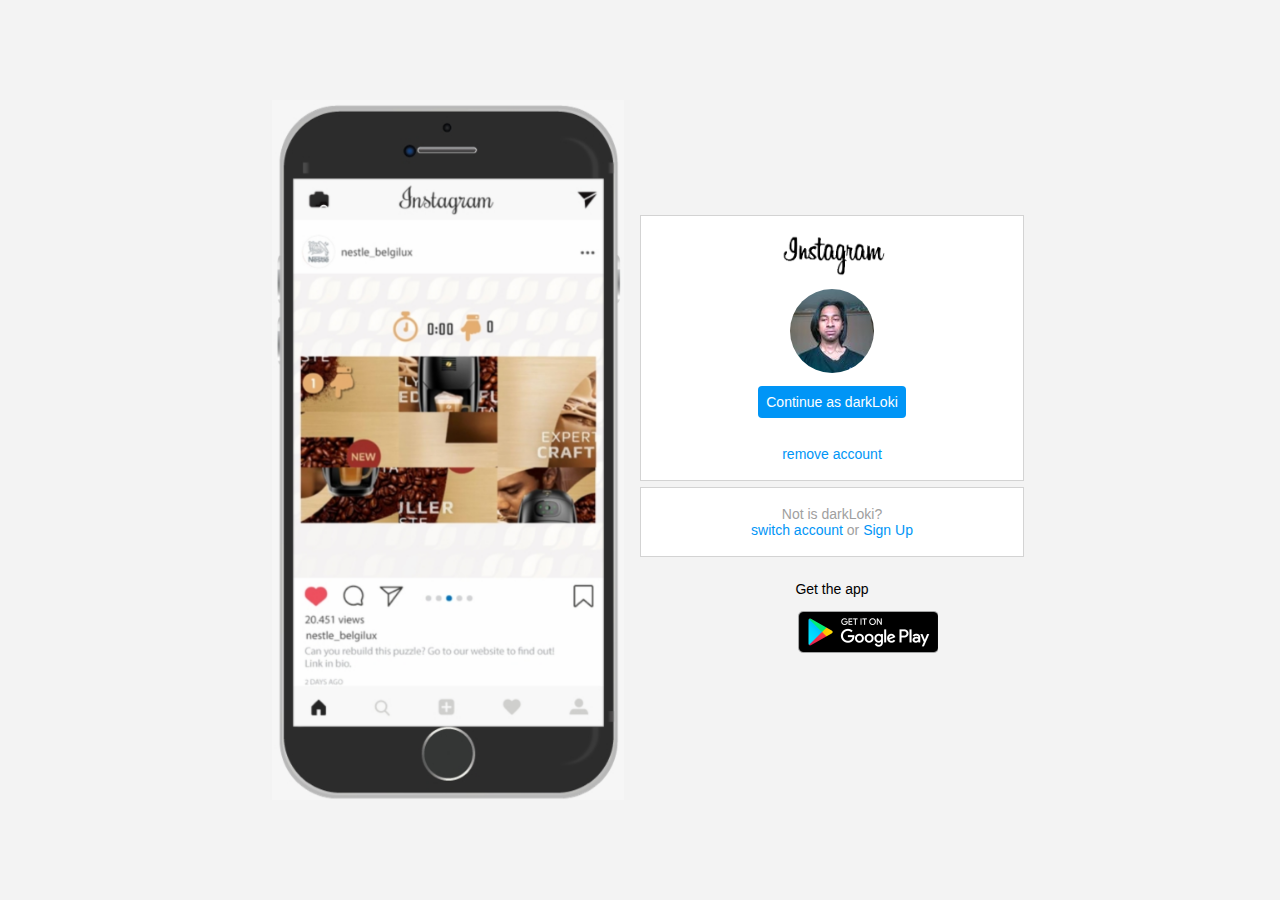
<file: workspace/cópia do instagram.html>
<!DOCTYPE html>
<html lang="en">
<head>
	<meta charset="utf-8">
	<meta name="viewport" content="width=device-width, initial-scale=1.0">
	<link rel="stylesheet" href="style_instagran.css">
	<title>Instagram</title>
</head>
<body>
	<div class="instagram-wrapper">
		<div class="instagram-phone">
			<img src="instagram-iphone.png" alt="iphone">
		</div>
		<div class="instagram-continue">
			<div class="group">
				<img src="images.png" class="instagram-logo" alt="logo">
				<div class="profile-photo">
					<img src="profile-photo.jpg" alt="profile">
				</div>
				<a href="#" class="instagram-login">Continue as darkLoki</a>
				<a href="#" class="instagram-logout">remove account</a>
			</div>
			<div class="group">
				<p class="not-account">Not is darkLoki?</p>
				<p class="not-account">
					<span class="link-blue">switch account</span>
					or
					<span class="link-blue">Sign Up</span>
				</p>
				</div>
			<div class="get-the-app">
				<p class="get-app">Get the app</p>
				<div class="download">
					<a href="#" class="app-donwload"></a>
					<a href="#" class="app-download"></a>
				</div>
			</div>
		</div>
	</div>
</body>
</html>
</file>
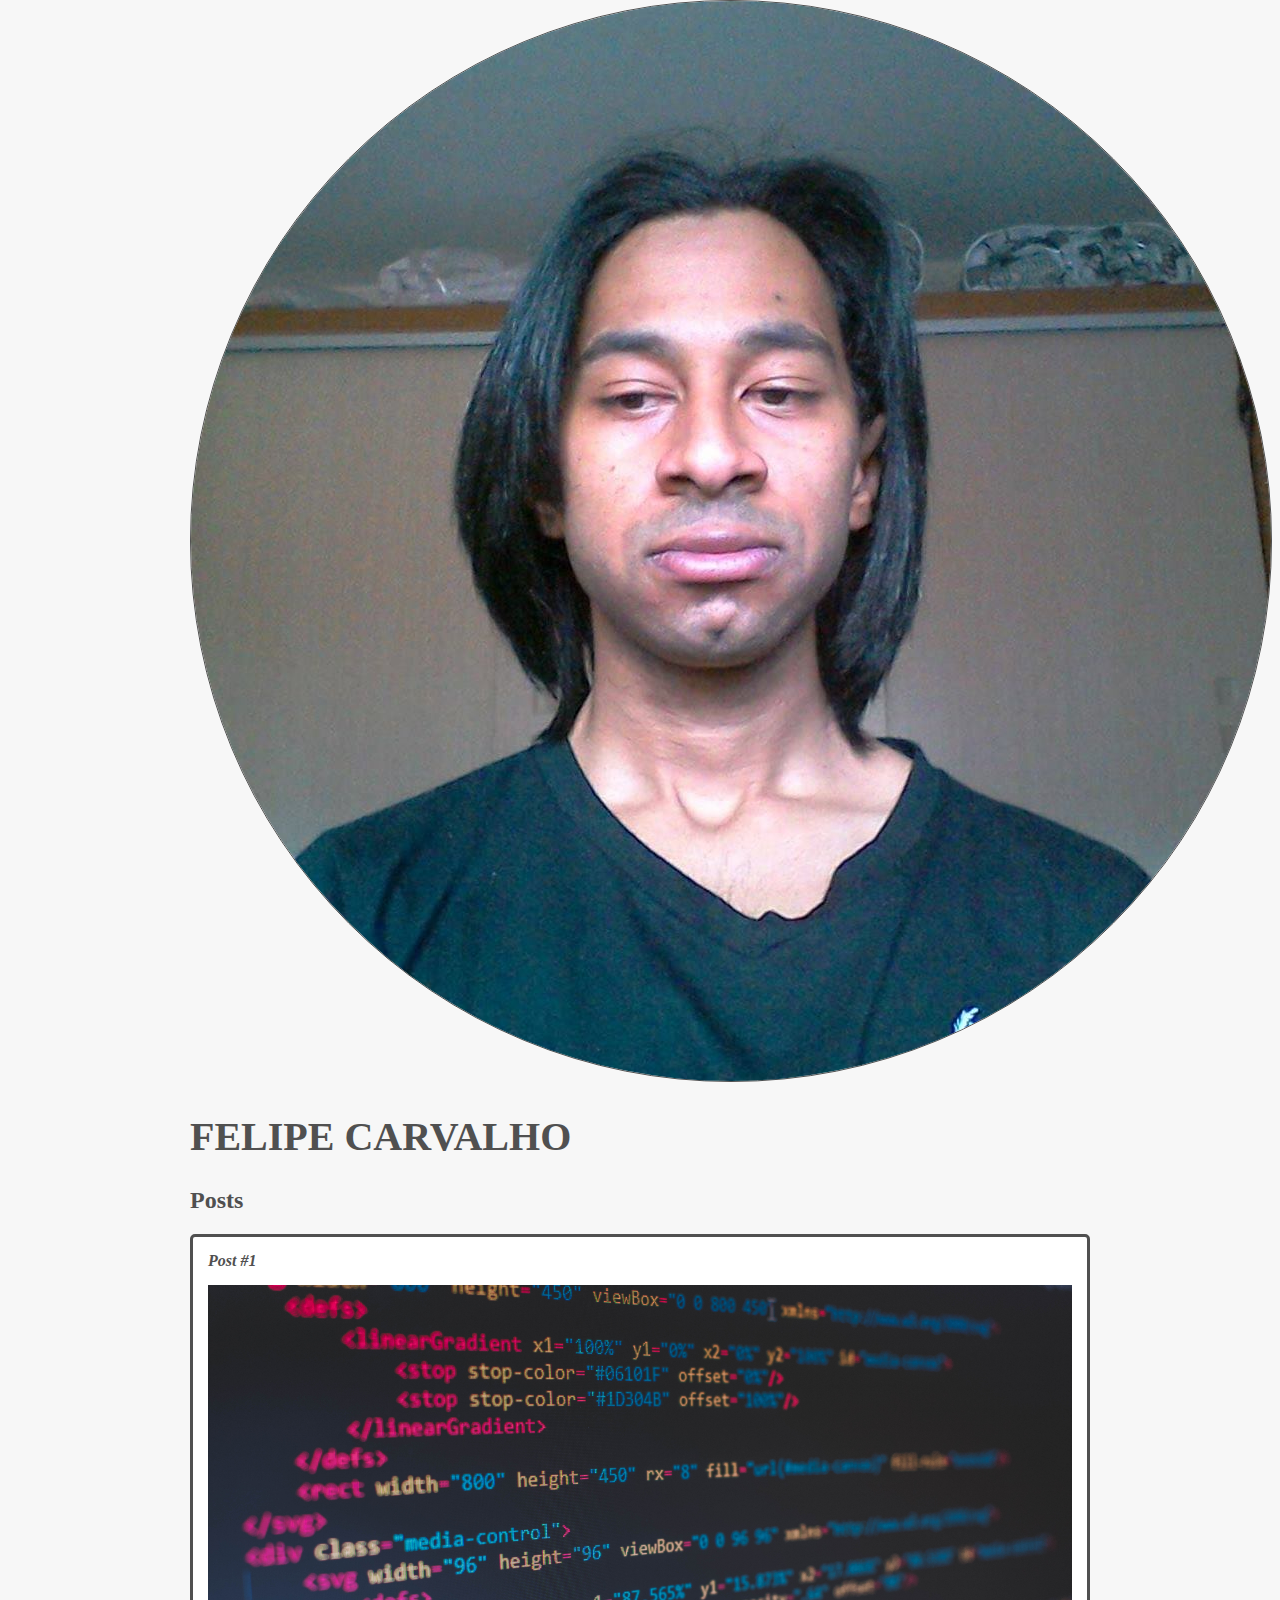
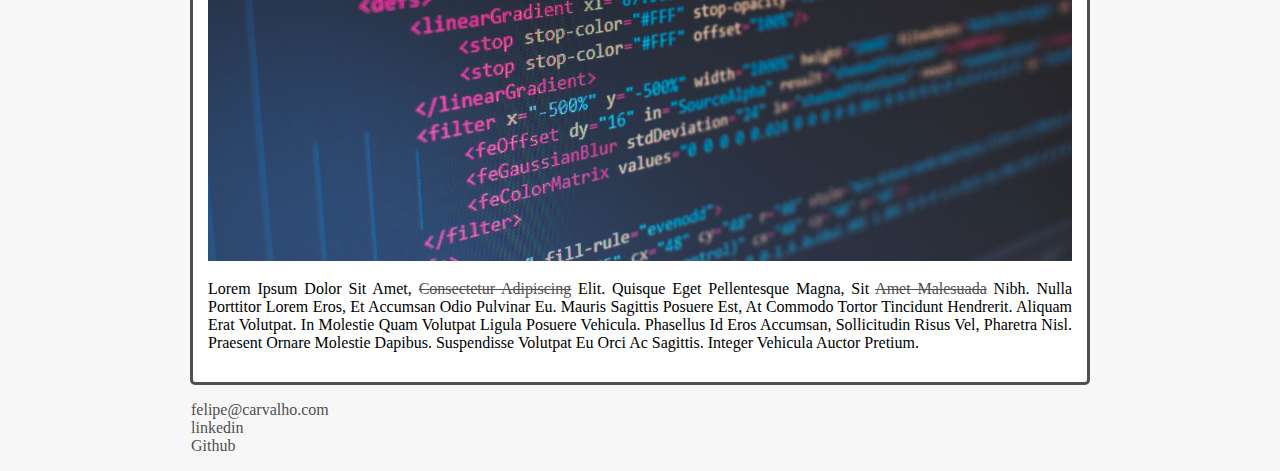
<file: workspace/index2.html>
<!DOCTYPE html>
<html>
<head>
	<meta charset="utf-8">
	<title>Felipe Carvalho</title>
	<link rel="stylesheet" href="style.css">
</head>
<body>
	<header>
		<img src="12671831_10208204543727758_162451104689148416_o.jpg" alt="foto do autor" class="photo">
		<h1 id="title">Felipe Carvalho</h1>
	</header>
	<section>
		<header>
			<h2 class="subtitle">Posts</h2>
		</header>
		<article class="post">
			<header>
				<h3 class="post_title">Post #1</h3>
				<img src="florian-olivo-4hbJ-eymZ1o-unsplash.jpg"alt="Editor de texto contendo código html" class="post_image">
			</header>
			<p class="post_content">
				Lorem ipsum dolor sit amet, <a href="https://www.linkedin.com/in/felipe-carvalho-prette-3a873a69/"target="_blank">consectetur adipiscing</a> elit. Quisque eget pellentesque magna, sit <a href="mailto: felipe@email.com"target="_blank">amet malesuada</a> nibh. Nulla porttitor lorem eros, et accumsan odio pulvinar eu. Mauris sagittis posuere est, at commodo tortor tincidunt hendrerit. Aliquam erat volutpat. In molestie quam volutpat ligula posuere vehicula. Phasellus id eros accumsan, sollicitudin risus vel, pharetra nisl. Praesent ornare molestie dapibus. Suspendisse volutpat eu orci ac sagittis. Integer vehicula auctor pretium.
			</p>
		</article>
	</section>
	<footer>
		<ul class="contacts_list">
			<li>
				<a href="mailto:felipe@carvalho.com"target="_blank">felipe@carvalho.com</a>
			</li>
			<li>
				<a href="https://www.linkedin.com/in/felipe-carvalho-prette-3a873a69/"target="_blank">linkedin</a>
			</li>
			<li>
				<a href="https://github.com/darkLoki3"target="_blank">Github</a>
			</li>
		</ul>
	</footer>
</body>
</html>
</file>
<file: workspace/style_instagran.css>
* {
    padding: 0;
    margin: 0;
    box-sizing: border-box;
    text-decoration: none;
    font-family: sans-serif;
    font-size: 14px;
}

body {
    width: 100%;
    min-height: 100vh;
    background-color: rgb(243, 243, 243);
    margin: 0;
    padding: 0;
    display: flex;
    justify-content: center;
}

.instagram-wrapper {
    display: flex;
    align-items: center;
    justify-content: start;
    width: 60%;
    height: 100vh;
}

.instagram-phone {
    display: flex;
    align-items: center;
    justify-content: center;
    width: 50%;
}

.instagram-phone img {
    height: 50rem;
}

.instagram-continue {
    display: flex;
    align-items: center; /* horizontal */
    justify-content: space-around; /* vertical */
    flex-direction: column;
    width: 50%;
    min-height: 34rem;
}

.group {
    display: flex;
    justify-content: space-between;
    align-items: center;
    flex-direction: column;
    background-color: #ffffff;
    width: 100%;
    padding: 1.3rem 0;
    border: 1px solid lightgray;
}

.group:nth-child(1) {
    min-height: 19rem;
}

.instagram-logo {
    height: 3rem;
}

.profile-photo {
    display: flex;
    justify-content: center;
    align-items: center;
    border-radius: 50%;
    overflow: hidden;
}

.profile-photo img {
    height: 6rem;
}

.instagram-login {
    background-color: #0095f6;
    color: #ffffff;
    padding: 8px;
    border-radius: 4px;
}

.instagram-logout {
    color: #0095f6;
    margin-top: 1rem;
}

.not-account {
    color: rgb(160, 160, 160);
}

.link-blue {
    color: #0095f6;
}

.get-the-app {
    display: flex;
    flex-direction: column;
    align-items: center;
    justify-content: center;
    width: 100%;
    padding: 1.3rem 0;
}

.download {
    display: flex;
    width: 100%;
    justify-content: space-evenly;
    align-items: center;
    padding: 1rem;
}

.app-download {
    height: 3rem;
    width: 10rem;
    background-size: cover;
}

.app-download:nth-child(1) {
    background-image: url(./img/apple-button.png);
}

.app-download:nth-child(2) {
    background-image: url(./img/google-play.png);
}

/* media queries */


@media (max-width: 1024px) {
    .instagram-wrapper {
        width: 90%;
    }
}

@media (max-width: 650px) {
    body {
        background-color: #ffffff;
    }

    .instagram-wrapper {
        width: 90%;
    }

    .instagram-phone {
        display: none;
    }

    .instagram-continue {
        width: 100%;
    }
    
    .group {
        border: 1px solid transparent;
    }
}
</file>
<file: workspace/style.css>
body {
	background: #f7f7f7;
	font-family: verdana;
	max-width: 900px;
	margin: auto;
}

.photo {
	border: 1px solid #505050;
	border-radius: 50%;
}

#title, .subtitle, .post_title {
	color: #505050;
}

#title {
	font-size: 40px;
	text-transform: uppercase;
}

a {
	text-decoration: line-through;
	color: #505050;
}

.post_title {
	font-size: 16px;
	font-style: italic;
	margin: 0;
	margin-bottom: 15px;
}

.post {
	background: #FFF;
	padding: 15px;
	border: 3px solid #505050;
	margin-bottom: 15px;
	border-radius: 5px;
}

.post_content {
	margin: 0;
	margin-bottom: 15px;
	text-transform: capitalize;
	text-align: justify;
}

.post_image {
	margin-bottom: 15px;
	width: 100%;
}

.contacts_list {
	list-style-type: none;
	padding-left: 1px;
}

.contacts_list li a {
	text-decoration: none;
}
</file>
